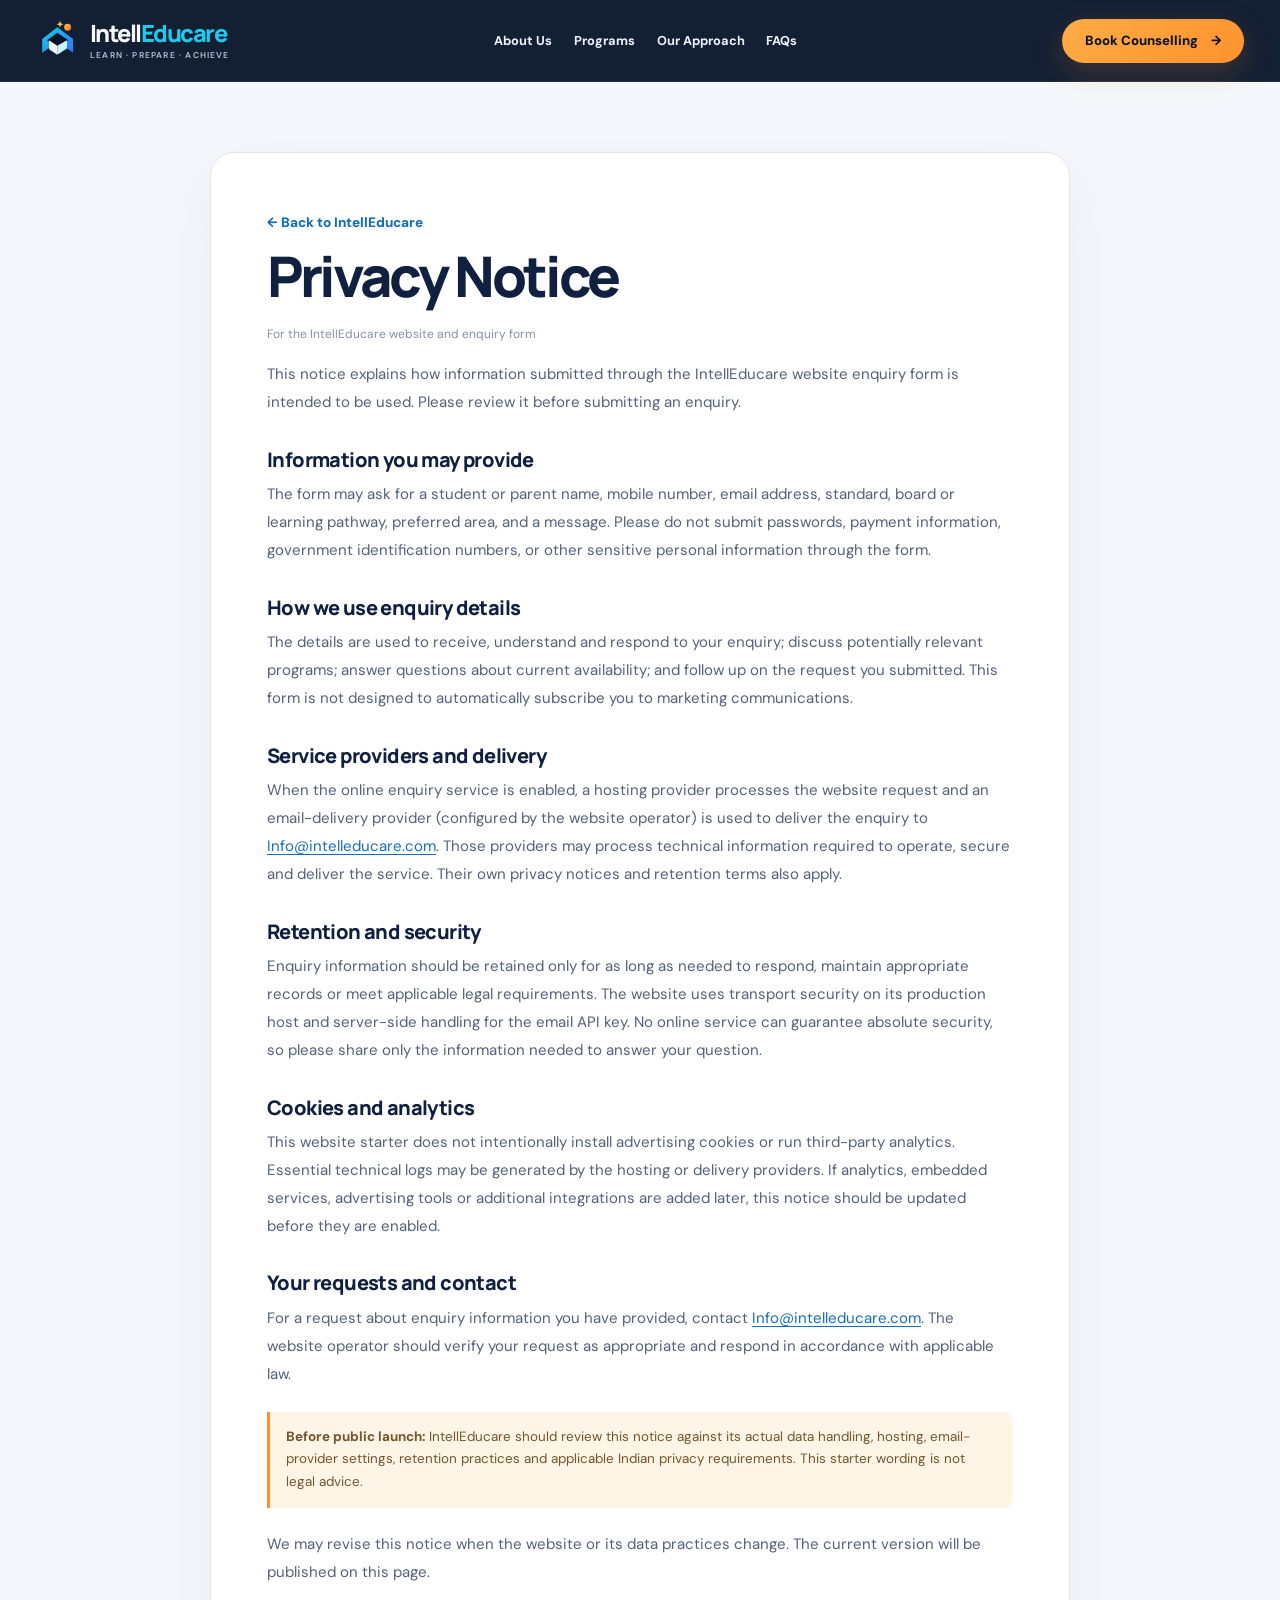
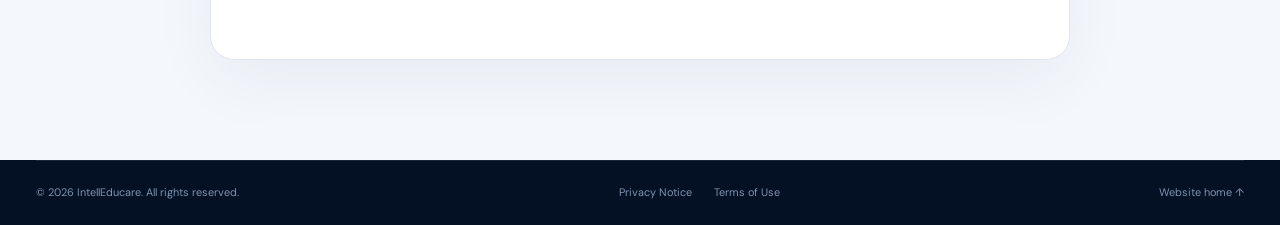
<file: privacy.html>
<!doctype html>
<html lang="en">
<head>
  <meta charset="utf-8"><meta name="viewport" content="width=device-width, initial-scale=1"><meta name="theme-color" content="#061329">
  <meta name="description" content="Privacy notice for IntellEducare website enquiries."><title>Privacy Notice | IntellEducare</title>
  <link rel="icon" href="assets/favicon.svg" type="image/svg+xml"><link rel="preconnect" href="https://fonts.googleapis.com"><link rel="preconnect" href="https://fonts.gstatic.com" crossorigin><link href="https://fonts.googleapis.com/css2?family=DM+Sans:wght@400;500;600;700&family=Manrope:wght@400;500;600;700;800&display=swap" rel="stylesheet"><link rel="stylesheet" href="assets/site.css"><script src="assets/site.js" defer></script>
</head>
<body>
  <a class="skip-link" href="#main">Skip to content</a>
  <header class="site-header"><div class="container nav-wrap">
    <a class="brand" href="index.html#home" aria-label="IntellEducare homepage"><img src="assets/brand-mark.svg" width="46" height="46" alt="" aria-hidden="true"><span class="brand-copy"><strong>Intell<span>Educare</span></strong><small>LEARN · PREPARE · ACHIEVE</small></span></a>
    <button class="menu-toggle" id="menuToggle" type="button" aria-controls="primaryNav" aria-expanded="false" aria-label="Open navigation menu"><span></span><span></span><span></span></button>
    <nav class="nav-links" id="primaryNav" aria-label="Main navigation"><a class="nav-link" href="index.html#about">About Us</a><a class="nav-link" href="index.html#programs">Programs</a><a class="nav-link" href="index.html#approach">Our Approach</a><a class="nav-link" href="index.html#faq">FAQs</a><a class="nav-mobile-cta" href="index.html#admissions">Book Counselling <span aria-hidden="true">↗</span></a></nav>
    <a class="button button-orange header-cta" href="index.html#admissions">Book Counselling <span aria-hidden="true">→</span></a>
  </div></header>
  <main id="main" class="legal-main"><div class="container"><article class="legal-shell">
    <a class="legal-back" href="index.html">← Back to IntellEducare</a><h1>Privacy Notice</h1><p class="legal-updated">For the IntellEducare website and enquiry form</p>
    <p>This notice explains how information submitted through the IntellEducare website enquiry form is intended to be used. Please review it before submitting an enquiry.</p>
    <h2>Information you may provide</h2><p>The form may ask for a student or parent name, mobile number, email address, standard, board or learning pathway, preferred area, and a message. Please do not submit passwords, payment information, government identification numbers, or other sensitive personal information through the form.</p>
    <h2>How we use enquiry details</h2><p>The details are used to receive, understand and respond to your enquiry; discuss potentially relevant programs; answer questions about current availability; and follow up on the request you submitted. This form is not designed to automatically subscribe you to marketing communications.</p>
    <h2>Service providers and delivery</h2><p>When the online enquiry service is enabled, a hosting provider processes the website request and an email-delivery provider (configured by the website operator) is used to deliver the enquiry to <a href="mailto:Info@intelleducare.com">Info@intelleducare.com</a>. Those providers may process technical information required to operate, secure and deliver the service. Their own privacy notices and retention terms also apply.</p>
    <h2>Retention and security</h2><p>Enquiry information should be retained only for as long as needed to respond, maintain appropriate records or meet applicable legal requirements. The website uses transport security on its production host and server-side handling for the email API key. No online service can guarantee absolute security, so please share only the information needed to answer your question.</p>
    <h2>Cookies and analytics</h2><p>This website starter does not intentionally install advertising cookies or run third-party analytics. Essential technical logs may be generated by the hosting or delivery providers. If analytics, embedded services, advertising tools or additional integrations are added later, this notice should be updated before they are enabled.</p>
    <h2>Your requests and contact</h2><p>For a request about enquiry information you have provided, contact <a href="mailto:Info@intelleducare.com">Info@intelleducare.com</a>. The website operator should verify your request as appropriate and respond in accordance with applicable law.</p>
    <div class="legal-note"><strong>Before public launch:</strong> IntellEducare should review this notice against its actual data handling, hosting, email-provider settings, retention practices and applicable Indian privacy requirements. This starter wording is not legal advice.</div>
    <p>We may revise this notice when the website or its data practices change. The current version will be published on this page.</p>
  </article></div></main>
  <footer class="site-footer"><div class="container footer-bottom"><span>© <span id="year"></span> IntellEducare. All rights reserved.</span><div><a href="privacy.html" aria-current="page">Privacy Notice</a><a href="terms.html">Terms of Use</a></div><a href="index.html#home">Website home ↑</a></div></footer>
</body></html>
</file>
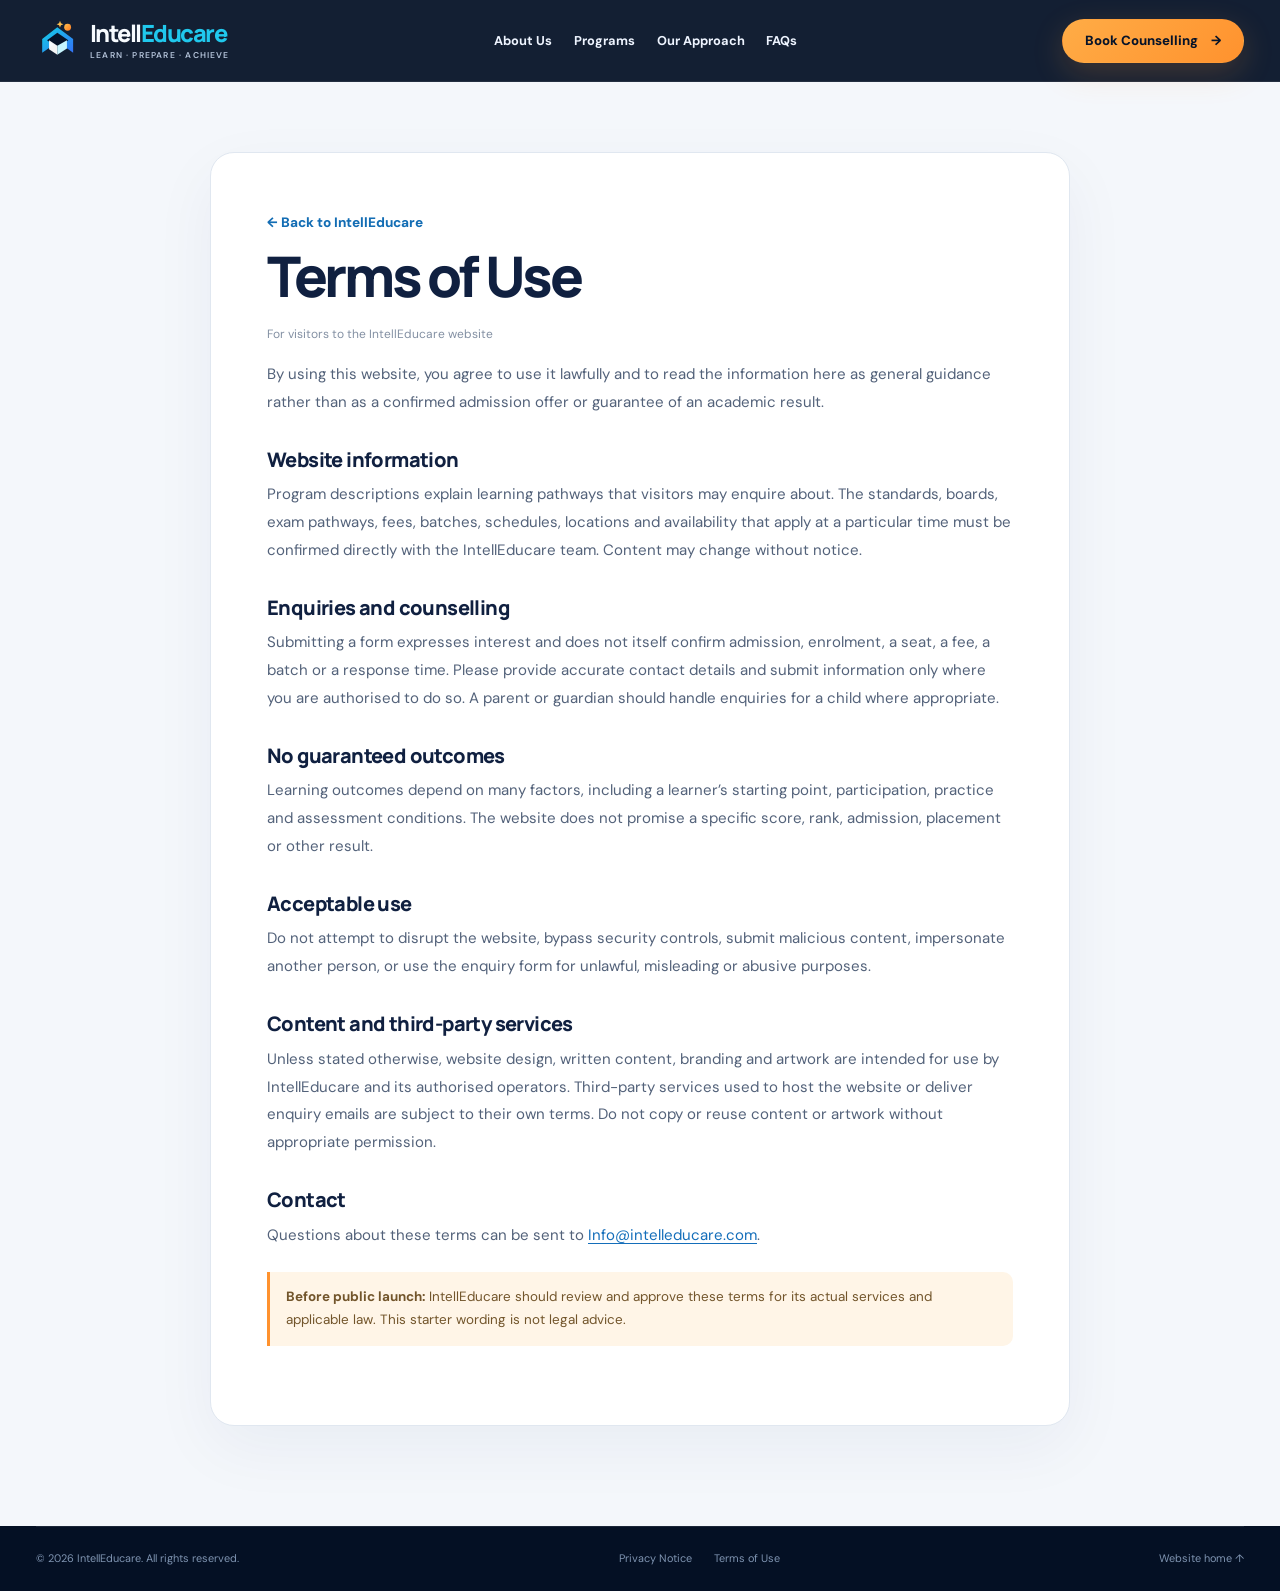
<file: terms.html>
<!doctype html>
<html lang="en">
<head>
  <meta charset="utf-8"><meta name="viewport" content="width=device-width, initial-scale=1"><meta name="theme-color" content="#061329">
  <meta name="description" content="Terms for using the IntellEducare website."><title>Terms of Use | IntellEducare</title>
  <link rel="icon" href="assets/favicon.svg" type="image/svg+xml"><link rel="preconnect" href="https://fonts.googleapis.com"><link rel="preconnect" href="https://fonts.gstatic.com" crossorigin><link href="https://fonts.googleapis.com/css2?family=DM+Sans:wght@400;500;600;700&family=Manrope:wght@400;500;600;700;800&display=swap" rel="stylesheet"><link rel="stylesheet" href="assets/site.css"><script src="assets/site.js" defer></script>
</head>
<body>
  <a class="skip-link" href="#main">Skip to content</a>
  <header class="site-header"><div class="container nav-wrap">
    <a class="brand" href="index.html#home" aria-label="IntellEducare homepage"><img src="assets/brand-mark.svg" width="46" height="46" alt="" aria-hidden="true"><span class="brand-copy"><strong>Intell<span>Educare</span></strong><small>LEARN · PREPARE · ACHIEVE</small></span></a>
    <button class="menu-toggle" id="menuToggle" type="button" aria-controls="primaryNav" aria-expanded="false" aria-label="Open navigation menu"><span></span><span></span><span></span></button>
    <nav class="nav-links" id="primaryNav" aria-label="Main navigation"><a class="nav-link" href="index.html#about">About Us</a><a class="nav-link" href="index.html#programs">Programs</a><a class="nav-link" href="index.html#approach">Our Approach</a><a class="nav-link" href="index.html#faq">FAQs</a><a class="nav-mobile-cta" href="index.html#admissions">Book Counselling <span aria-hidden="true">↗</span></a></nav>
    <a class="button button-orange header-cta" href="index.html#admissions">Book Counselling <span aria-hidden="true">→</span></a>
  </div></header>
  <main id="main" class="legal-main"><div class="container"><article class="legal-shell">
    <a class="legal-back" href="index.html">← Back to IntellEducare</a><h1>Terms of Use</h1><p class="legal-updated">For visitors to the IntellEducare website</p>
    <p>By using this website, you agree to use it lawfully and to read the information here as general guidance rather than as a confirmed admission offer or guarantee of an academic result.</p>
    <h2>Website information</h2><p>Program descriptions explain learning pathways that visitors may enquire about. The standards, boards, exam pathways, fees, batches, schedules, locations and availability that apply at a particular time must be confirmed directly with the IntellEducare team. Content may change without notice.</p>
    <h2>Enquiries and counselling</h2><p>Submitting a form expresses interest and does not itself confirm admission, enrolment, a seat, a fee, a batch or a response time. Please provide accurate contact details and submit information only where you are authorised to do so. A parent or guardian should handle enquiries for a child where appropriate.</p>
    <h2>No guaranteed outcomes</h2><p>Learning outcomes depend on many factors, including a learner’s starting point, participation, practice and assessment conditions. The website does not promise a specific score, rank, admission, placement or other result.</p>
    <h2>Acceptable use</h2><p>Do not attempt to disrupt the website, bypass security controls, submit malicious content, impersonate another person, or use the enquiry form for unlawful, misleading or abusive purposes.</p>
    <h2>Content and third-party services</h2><p>Unless stated otherwise, website design, written content, branding and artwork are intended for use by IntellEducare and its authorised operators. Third-party services used to host the website or deliver enquiry emails are subject to their own terms. Do not copy or reuse content or artwork without appropriate permission.</p>
    <h2>Contact</h2><p>Questions about these terms can be sent to <a href="mailto:Info@intelleducare.com">Info@intelleducare.com</a>.</p>
    <div class="legal-note"><strong>Before public launch:</strong> IntellEducare should review and approve these terms for its actual services and applicable law. This starter wording is not legal advice.</div>
  </article></div></main>
  <footer class="site-footer"><div class="container footer-bottom"><span>© <span id="year"></span> IntellEducare. All rights reserved.</span><div><a href="privacy.html">Privacy Notice</a><a href="terms.html" aria-current="page">Terms of Use</a></div><a href="index.html#home">Website home ↑</a></div></footer>
</body></html>
</file>
<file: assets/site.css>
:root{color-scheme:light;--navy:#061329;--navy-2:#0a1b36;--navy-3:#10284d;--blue:#20bde6;--blue-deep:#2365df;--orange:#ff922e;--orange-bright:#ffac46;--ink:#102040;--muted:#5f6e89;--paper:#f3f7fc;--white:#fff;--line:#e0e8f3;--shadow:0 22px 60px rgba(7,26,58,.14);--radius:23px;--font-body:"DM Sans",ui-sans-serif,system-ui,-apple-system,BlinkMacSystemFont,"Segoe UI",sans-serif;--font-display:Manrope,"DM Sans",ui-sans-serif,system-ui,sans-serif}
*{box-sizing:border-box}html{scroll-behavior:smooth;scroll-padding-top:86px;max-width:100%;overflow-x:clip}body{margin:0;max-width:100%;overflow-x:clip;font-family:var(--font-body);font-size:16px;line-height:1.65;color:var(--ink);background:#fff;-webkit-font-smoothing:antialiased;text-rendering:optimizeLegibility}body,button,input,select,textarea{font-family:var(--font-body)}img{max-width:100%;display:block}a{color:inherit;text-decoration:none}button,input,select,textarea{font:inherit}button,a{-webkit-tap-highlight-color:transparent}button{color:inherit}p{margin:0 0 16px;color:var(--muted)}h1,h2,h3,h4{font-family:var(--font-display);line-height:1.13;letter-spacing:-.045em;margin:0}h1{font-size:clamp(3.55rem,6.8vw,6.5rem);font-weight:800}h2{font-size:clamp(2.1rem,4.2vw,3.7rem);font-weight:800}h3{font-size:1.16rem;font-weight:800}::selection{background:#ffac4660;color:inherit}.container{width:min(1390px,calc(100% - 72px));margin-inline:auto}.skip-link{position:fixed;left:14px;top:10px;z-index:1000;padding:10px 14px;border-radius:10px;background:#fff;color:var(--navy);transform:translateY(-150%)}.skip-link:focus{transform:translateY(0)}.eyebrow{display:inline-flex;align-items:center;gap:10px;margin-bottom:19px;font-size:.72rem;font-weight:800;letter-spacing:.16em;color:var(--blue-deep)}.eyebrow-dark{color:#afe9ff}.eyebrow-dot{display:inline-block;width:22px;height:3px;border-radius:4px;background:var(--orange)}.text-orange{color:var(--orange)}.text-blue{color:var(--blue-deep)}.section{padding:108px 0}.section-heading{max-width:760px;margin-bottom:45px}.section-heading p{max-width:650px;font-size:1.03rem;margin:16px auto 0}.section-heading-center{text-align:center;margin-inline:auto}.section-heading-center .eyebrow{justify-content:center}.button{display:inline-flex;align-items:center;justify-content:center;gap:13px;min-height:46px;padding:12px 20px;border:1px solid transparent;border-radius:999px;font-weight:800;font-size:.9rem;line-height:1.2;white-space:normal;cursor:pointer;transition:transform .25s ease,box-shadow .25s ease,background .25s ease,border-color .25s ease}.button:hover{transform:translateY(-2px)}.button:focus-visible,a:focus-visible,button:focus-visible,input:focus-visible,select:focus-visible,textarea:focus-visible{outline:3px solid #40c9f5;outline-offset:3px}.button-orange{background:linear-gradient(135deg,var(--orange-bright),var(--orange));color:#061329;box-shadow:0 10px 32px #ff932e30}.button-orange:hover{box-shadow:0 14px 38px #ff932e4a;background:linear-gradient(135deg,#ffbf67,#ff9c36)}.button-large{min-height:54px;padding:15px 25px;font-size:.94rem}.button-glass{color:#fff;border-color:#b7dfff5e;background:#ffffff0c;backdrop-filter:blur(14px)}.button-glass:hover{background:#ffffff18;border-color:#b7dfffaa}.button-navy{background:var(--navy);color:#fff}.button-navy:hover{background:#102850}.text-link{display:inline-flex;align-items:center;gap:10px;font-size:.88rem;font-weight:800;color:#1477ce;transition:gap .2s ease}.text-link:hover{gap:15px}.reveal{opacity:0;transform:translateY(22px);transition:opacity .7s ease,transform .7s cubic-bezier(.2,.7,.2,1)}.reveal.visible{opacity:1;transform:translateY(0)}
/* Header and navigation */
.site-header{position:sticky;z-index:100;top:0;background:rgba(5,18,39,.94);border-bottom:1px solid #ffffff12;backdrop-filter:blur(22px);-webkit-backdrop-filter:blur(22px);color:#fff}.nav-wrap{min-height:78px;display:flex;align-items:center;justify-content:space-between;gap:26px}.brand{display:flex;align-items:center;gap:10px;flex-shrink:0}.brand img{width:44px;height:44px}.brand-copy{display:flex;flex-direction:column;line-height:1.05}.brand-copy strong{font-family:var(--font-display);font-size:1.48rem;font-weight:800;letter-spacing:-.065em;color:#f7fbff}.brand-copy strong span{color:#20c8ed}.brand-copy small{font-size:.53rem;letter-spacing:.14em;color:#b3c2d9;margin-top:6px;font-weight:600}.nav-links{display:flex;align-items:center;gap:clamp(14px,1.7vw,27px);font-size:.8rem;font-weight:700;color:#eef4ff}.nav-link{position:relative;padding:30px 0;white-space:nowrap;transition:color .2s ease}.nav-link:after{content:"";position:absolute;left:0;right:0;bottom:20px;height:2px;background:var(--orange);transform:scaleX(0);transform-origin:left;transition:transform .2s ease}.nav-link:hover,.nav-link.active{color:#ffb24d}.nav-link:hover:after,.nav-link.active:after{transform:scaleX(1)}.header-cta{padding-inline:22px;min-height:44px;font-size:.83rem;white-space:nowrap}.menu-toggle{display:none;width:44px;height:44px;place-items:center;align-content:center;gap:5px;border:1px solid #ffffff25;border-radius:12px;background:#ffffff0c;color:#fff;cursor:pointer}.menu-toggle span{display:block;width:20px;height:2px;border-radius:3px;background:#fff;transition:transform .2s ease,opacity .2s ease}.menu-toggle[aria-expanded=true] span:first-child{transform:translateY(7px) rotate(45deg)}.menu-toggle[aria-expanded=true] span:nth-child(2){opacity:0}.menu-toggle[aria-expanded=true] span:last-child{transform:translateY(-7px) rotate(-45deg)}.nav-mobile-cta{display:none}
/* Cinematic student hero */
.hero{isolation:isolate;position:relative;min-height:700px;display:flex;align-items:stretch;overflow:hidden;background:radial-gradient(ellipse at 77% 34%,#073e79 0,#08274e 25%,transparent 57%),linear-gradient(110deg,#041127 0%,#06162e 52%,#06182f 100%);color:#fff;padding:47px 0 94px}.hero:before{content:"";position:absolute;inset:0;z-index:-1;background:linear-gradient(180deg,#06132900 73%,#061329 100%);pointer-events:none}.hero:after{content:"";position:absolute;z-index:-1;inset:0;background-image:radial-gradient(circle at 8% 18%,#e7f7ff8a 0 1px,transparent 1.7px),radial-gradient(circle at 22% 66%,#40c7ff65 0 1px,transparent 1.8px),radial-gradient(circle at 40% 12%,#e7f7ff65 0 1px,transparent 1.6px),radial-gradient(circle at 54% 70%,#ffb24e77 0 1px,transparent 1.7px),radial-gradient(circle at 92% 32%,#e7f7ff8a 0 1px,transparent 1.8px);background-size:240px 190px,330px 280px,270px 210px,350px 310px,210px 230px;opacity:.65}.hero-stars{position:absolute;inset:0;z-index:-1;background:linear-gradient(105deg,#051127 0%,#05152d 31%,#05152d80 50%,#06132900 85%)}.hero-halo{position:absolute;border:1px solid #51baff24;border-radius:50%;pointer-events:none}.hero-halo-one{width:660px;height:660px;right:-105px;top:-300px;box-shadow:0 0 0 48px #41aaff07,0 0 0 100px #41aaff05}.hero-halo-two{width:450px;height:450px;right:13%;top:95px;border-style:dashed;opacity:.6;animation:spin-orbit 50s linear infinite}.hero-content-wrap{position:relative;z-index:5;display:flex;align-items:center}.hero-copy{width:min(520px,44%);padding:28px 0 42px;position:relative;z-index:7}.hero-copy .eyebrow{margin-bottom:23px}.hero h1{max-width:570px;font-size:clamp(3.8rem,7vw,6.7rem);letter-spacing:-.075em;line-height:.98}.title-period{color:var(--blue)}.hero-lead{max-width:440px;margin:26px 0 8px;color:#eff6ff;font-size:clamp(1.1rem,1.6vw,1.35rem);line-height:1.45;font-weight:600}.hero-support{max-width:435px;margin:0;color:#b7c9e6;font-size:.97rem}.hero-actions{display:flex;align-items:center;gap:13px;flex-wrap:wrap;margin-top:27px}.play-icon{display:grid;place-items:center;width:21px;height:21px;border:1px solid #ffffff88;border-radius:50%;font-size:.55rem;padding-left:2px}.hero-proof{display:flex;align-items:center;gap:13px;margin-top:31px;color:#fff}.proof-icons{display:flex;gap:6px}.proof-icons span{width:31px;height:31px;border-radius:50%;display:grid;place-items:center;border:1px solid #80cfff56;background:#ffffff0d;color:#64d7ff;font-size:1rem}.hero-proof strong,.hero-proof small{display:block}.hero-proof strong{font-size:.85rem}.hero-proof small{color:#9eb4d5;font-size:.72rem;margin-top:2px}.hero-art{position:absolute;z-index:2;width:min(75%,1110px);height:calc(100% - 12px);min-height:575px;right:-3%;top:0;perspective:1300px;transform-style:preserve-3d;transition:transform .18s ease-out;pointer-events:none}.hero-art:before{content:"";position:absolute;z-index:2;inset:0;background:linear-gradient(90deg,#061329 0%,#061329d6 7%,#06132917 25%,transparent 56%),linear-gradient(0deg,#061329f2 0%,transparent 23%,transparent 83%,#06132924 100%);pointer-events:none}.hero-students{position:absolute;inset:9px 0 12px;width:100%;height:100%;object-fit:contain;object-position:center right;filter:saturate(1.08) contrast(1.03);transform:translateZ(16px);-webkit-mask-image:linear-gradient(90deg,transparent 0%,#000 10%,#000 100%);mask-image:linear-gradient(90deg,transparent 0%,#000 10%,#000 100%)}.hero-art-glow{position:absolute;z-index:0;width:54%;height:57%;right:9%;top:24%;border-radius:50%;background:#0e91ff26;filter:blur(54px)}.hero-orbit{position:absolute;z-index:3;border:1px solid #4ad2ff70;border-radius:50%;box-shadow:0 0 16px #169bff1c,inset 0 0 16px #169bff13;pointer-events:none}.hero-orbit-a{width:66%;height:36%;right:9%;top:41%;transform:rotate(-14deg);animation:orbit-breathe 7s ease-in-out infinite}.hero-orbit-b{width:55%;height:52%;right:12%;top:28%;transform:rotate(22deg);border-color:#ffab4c65;animation:orbit-breathe 9s ease-in-out infinite reverse}.holo-card{position:absolute;z-index:5;display:flex;align-items:center;gap:10px;padding:12px 14px;border:1px solid #78cfff7a;border-radius:14px;background:linear-gradient(135deg,#0b3162c9,#0b1938c9);box-shadow:0 8px 34px #0013279a,inset 0 1px #ffffff20;backdrop-filter:blur(12px);animation:float-y 5.5s ease-in-out infinite}.holo-card strong,.holo-card small{display:block}.holo-card strong{font-size:.77rem;color:#fff;white-space:nowrap}.holo-card small{font-size:.62rem;color:#b7d7f8;white-space:nowrap;margin-top:2px}.holo-icon{display:grid;place-items:center;flex:0 0 34px;height:34px;border-radius:10px;background:#30bde824;color:#5ce6ff;font-size:1.25rem}.holo-card-left{top:19%;left:13%}.holo-card-right{right:3%;top:55%;animation-delay:-2.3s}.scroll-cue{position:absolute;z-index:8;right:max(36px,calc((100vw - 1390px)/2));bottom:32px;display:flex;align-items:center;gap:10px;color:#adc8e9;font-size:.63rem;letter-spacing:.12em;font-weight:800}.scroll-cue-icon{display:grid;place-items:center;width:34px;height:34px;border:1px solid #9ec8f577;border-radius:50%;font-size:1rem;color:#fff;animation:bob 2.2s ease-in-out infinite}
/* Program cards on dark stage */
.program-showcase{position:relative;z-index:4;margin-top:-25px;padding:0 0 51px;background:linear-gradient(180deg,#061329 0%,#07172e 100%);color:#fff}.program-heading{display:flex;align-items:end;justify-content:space-between;gap:30px;margin-bottom:23px}.program-heading h2{max-width:720px;font-size:clamp(1.8rem,3.4vw,2.8rem)}.program-heading>p{max-width:380px;color:#b4c6e0;font-size:.91rem;margin:0 0 6px}.program-heading .eyebrow{margin-bottom:11px}.program-grid{display:grid;grid-template-columns:repeat(4,minmax(0,1fr));gap:15px}.program-card{display:flex;flex-direction:column;min-width:0;overflow:hidden;border:1px solid #3f74aa76;border-radius:19px;background:linear-gradient(145deg,#0b2547,#06162d);box-shadow:0 14px 38px #0002;transition:transform .28s ease,border-color .28s ease,box-shadow .28s ease}.program-card:hover{transform:translateY(-7px);border-color:#52c8ffb3;box-shadow:0 20px 50px #0005}.program-image{position:relative;height:135px;overflow:hidden;background:#0a2b54}.program-image:after{content:"";position:absolute;inset:0;background:linear-gradient(0deg,#061329a6,transparent 70%)}.program-image img{width:100%;height:100%;object-fit:cover;filter:saturate(1.15);transition:transform .5s ease}.program-card:hover .program-image img{transform:scale(1.08)}.program-image .crop-school{object-position:22% 58%;transform:scale(1.35)}.program-image .crop-foundation{object-position:43% 32%;transform:scale(1.22)}.program-image .crop-exams{object-position:70% 53%;transform:scale(1.35)}.program-image .crop-digital{object-position:42% 15%;transform:scale(1.25)}.program-card:hover .crop-school,.program-card:hover .crop-foundation,.program-card:hover .crop-exams,.program-card:hover .crop-digital{transform:scale(1.45)}.program-icon{position:absolute;z-index:2;right:14px;bottom:12px;display:grid;place-items:center;width:42px;height:42px;border:1px solid #ffffff54;border-radius:13px;background:#061329bd;color:#ffb14c;font-size:1.55rem;box-shadow:0 5px 22px #0003}.program-card-body{display:flex;flex:1;flex-direction:column;padding:17px 18px 18px}.program-kicker{color:#61dafa;font-size:.61rem;letter-spacing:.15em;font-weight:800}.program-card h3{margin:8px 0 8px;color:#fff;font-size:1.08rem;letter-spacing:-.025em}.program-card p{min-height:65px;margin-bottom:13px;color:#b8cbe4;font-size:.79rem;line-height:1.58}.program-tags{display:flex;flex-wrap:wrap;gap:5px;margin-bottom:15px}.program-tags span{padding:4px 7px;border:1px solid #8db7de37;border-radius:6px;background:#9fcfff0d;color:#d1e4f9;font-size:.62rem;font-weight:700}.program-card .text-link{margin-top:auto;color:#ffac46;font-size:.76rem}.program-disclaimer{font-size:.69rem;color:#90a6c3;margin:17px 0 0}
.value-strip{position:relative;z-index:5;background:#0a1e39;color:#fff;border-top:1px solid #ffffff12;border-bottom:1px solid #ffffff12}.value-grid{display:grid;grid-template-columns:repeat(5,minmax(0,1fr));padding:22px 0}.value-item{display:flex;align-items:center;gap:12px;padding:8px 17px;border-right:1px solid #8fa8cb23;min-width:0}.value-item:first-child{padding-left:0}.value-item:last-child{border:0;padding-right:0}.value-icon{display:grid;place-items:center;flex:0 0 41px;height:41px;border-radius:13px;color:#ffad47;background:linear-gradient(135deg,#ff9c3226,#ff9c320a);font-size:1.32rem}.value-item strong,.value-item small{display:block}.value-item strong{font-family:var(--font-display);font-size:.79rem;line-height:1.25}.value-item small{margin-top:5px;color:#9ab0ce;font-size:.65rem;line-height:1.4}
/* About */
.about-section{background:linear-gradient(180deg,#f4f8fe,#fff);overflow:hidden}.about-grid{display:grid;grid-template-columns:minmax(0,1fr) minmax(0,1fr);align-items:center;gap:clamp(50px,8vw,120px)}.learning-visual{position:relative;isolation:isolate;min-height:460px;border-radius:30px;overflow:hidden;background:radial-gradient(circle at 50% 45%,#15519b 0%,#0b2b57 36%,#06182f 74%);box-shadow:0 30px 75px #05214d24}.learning-visual:before,.learning-visual:after{content:"";position:absolute;z-index:-1;border:1px solid #58caff35;border-radius:50%;inset:9% 12%;transform:rotate(-21deg)}.learning-visual:after{inset:18% 4%;border-color:#ffb65c32;transform:rotate(31deg)}.learning-visual-grid,.location-grid{position:absolute;inset:0;opacity:.3;background-image:linear-gradient(#c8eaff1c 1px,transparent 1px),linear-gradient(90deg,#c8eaff1c 1px,transparent 1px);background-size:35px 35px;mask-image:radial-gradient(ellipse at center,#000,transparent 78%)}.learning-planet{position:absolute;width:245px;height:245px;left:50%;top:48%;transform:translate(-50%,-50%);display:grid;place-items:center;border-radius:50%;background:radial-gradient(circle at 35% 30%,#96f7ff,#1a83d9 32%,#0b2453 69%,#061329);box-shadow:inset -20px -25px 45px #00102d9c,0 0 45px #39b8ff6a,0 0 0 15px #2cb4ff08}.learning-planet:before{content:"";position:absolute;inset:16%;border:1px solid #9ce9ff95;border-radius:50%;transform:rotateX(65deg) rotate(24deg)}.learning-planet:after{content:"";position:absolute;inset:23% 8%;border:1px solid #ffbe6d9e;border-radius:50%;transform:rotateY(63deg) rotate(-18deg)}.planet-core{z-index:3;display:grid;place-items:center;width:100px;height:100px;border:1px solid #ccf7ffbd;border-radius:28px;background:linear-gradient(145deg,#ffffffc7,#a8e8ff23);box-shadow:0 0 33px #69dcff72;backdrop-filter:blur(4px);font-family:var(--font-display);font-weight:800;font-size:2rem;color:#fff;text-shadow:0 2px 15px #0a64bd}.planet-ring{position:absolute;width:320px;height:135px;border:2px solid #4fe0ff78;border-radius:50%;transform:rotate(-27deg);box-shadow:0 0 14px #43caff45;animation:spin-orbit 22s linear infinite}.ring-two{width:370px;height:180px;border-color:#ffb25b7a;transform:rotate(32deg);animation-duration:30s;animation-direction:reverse}.planet-dot{position:absolute;width:12px;height:12px;border-radius:50%;background:#fca948;box-shadow:0 0 19px #ffb64f}.dot-one{right:-35px;top:45px}.dot-two{left:6px;bottom:12px;background:#74e9ff;box-shadow:0 0 17px #4dd9ff}.visual-label{position:absolute;z-index:3;display:flex;align-items:center;gap:10px;padding:12px 14px;border:1px solid #8bd7ff6e;border-radius:14px;background:#061e3bd9;color:#fff;box-shadow:0 10px 30px #00102d77;backdrop-filter:blur(10px)}.visual-label>span{display:grid;place-items:center;width:32px;height:32px;border-radius:10px;color:#6ee7ff;background:#1c88d42e;font-size:1.3rem}.visual-label strong,.visual-label small{display:block}.visual-label strong{font-size:.78rem}.visual-label small{font-size:.64rem;color:#9dc5e8}.label-one{top:16%;left:6%}.label-two{right:5%;bottom:17%}.visual-caption{position:absolute;bottom:25px;left:28px;color:#8fb8df;font-size:.61rem;font-weight:800;letter-spacing:.18em}.about-copy h2{margin-bottom:19px}.about-copy>p{font-size:1.02rem;line-height:1.8}.about-points{display:grid;gap:17px;margin:27px 0 31px}.about-point{display:flex;gap:13px;align-items:flex-start}.point-check{display:grid;place-items:center;flex:0 0 26px;height:26px;margin-top:1px;border-radius:9px;background:#e1f6f7;color:#078c9f;font-weight:900}.about-point strong{display:block;font-family:var(--font-display);font-size:.94rem}.about-point p{margin:5px 0 0;font-size:.82rem}
/* Journey timeline */
.approach-section{background:#f0f5fb}.journey-track{position:relative;display:grid;grid-template-columns:repeat(4,minmax(0,1fr));gap:18px}.journey-track:before{content:"";position:absolute;top:61px;left:12%;right:12%;height:2px;background:linear-gradient(90deg,#25bde7,#ffac47,#8558f6,#14b9aa);opacity:.45}.journey-card{position:relative;min-width:0;padding:25px 24px 27px;border:1px solid #dee8f4;border-radius:21px;background:#fff;box-shadow:0 9px 30px #173a6a08;transition:transform .25s ease,box-shadow .25s ease}.journey-card:hover{transform:translateY(-5px);box-shadow:var(--shadow)}.journey-number{position:absolute;right:19px;top:15px;color:#c5d2e5;font-family:var(--font-display);font-size:1.4rem;font-weight:800}.journey-symbol{position:relative;z-index:2;display:grid;place-items:center;width:70px;height:70px;border-radius:22px;border:6px solid #fff;box-shadow:0 0 0 1px #e4edf6,0 10px 20px #0a27400c;font-size:1.8rem}.symbol-blue{color:#147ecf;background:#dff5ff}.symbol-orange{color:#c87714;background:#fff0d9}.symbol-purple{color:#7450d9;background:#efe7ff}.symbol-teal{color:#008f85;background:#dff8f4}.journey-label{display:block;margin:20px 0 8px;font-size:.62rem;font-weight:900;letter-spacing:.15em;color:#3170b5}.journey-card h3{font-size:1.07rem;margin-bottom:10px}.journey-card p{margin:0;font-size:.82rem;line-height:1.7}
/* Student success */
.success-section{position:relative;overflow:hidden;padding:94px 0;background:linear-gradient(118deg,#061329,#0b2343 58%,#0b2c50);color:#fff}.success-section:before{content:"";position:absolute;right:-190px;top:-280px;width:650px;height:650px;border:1px solid #4abfff27;border-radius:50%;box-shadow:0 0 0 55px #51bfff08,0 0 0 110px #51bfff05}.success-grid{position:relative;display:grid;grid-template-columns:minmax(0,.85fr) minmax(0,1fr);gap:clamp(50px,8vw,120px);align-items:center}.success-copy h2{max-width:510px;margin-bottom:21px}.success-copy>p{max-width:480px;color:#b8c9e0;line-height:1.8}.success-copy .button{margin-top:14px}.milestone-panel{padding:26px 29px;border:1px solid #7db9ef44;border-radius:25px;background:linear-gradient(145deg,#ffffff0c,#ffffff04);box-shadow:0 20px 65px #0002;backdrop-filter:blur(10px)}.milestone-heading{display:flex;align-items:center;gap:14px;padding-bottom:19px;border-bottom:1px solid #ffffff14}.milestone-orb{display:grid;place-items:center;flex:0 0 48px;height:48px;border-radius:15px;background:linear-gradient(145deg,#ffb94e,#fa8227);color:#081932;font-size:1.6rem;box-shadow:0 8px 28px #ff9b3025}.milestone-heading strong,.milestone-heading small{display:block}.milestone-heading strong{font-family:var(--font-display);font-size:1.05rem}.milestone-heading small{color:#9db5d1;font-size:.75rem;margin-top:3px}.milestone-list>div{display:flex;align-items:center;gap:14px;padding:15px 0;border-bottom:1px solid #ffffff12}.milestone-list>div:last-child{border-bottom:0;padding-bottom:0}.milestone-list>div>span{display:grid;place-items:center;flex:0 0 35px;height:35px;border-radius:11px;background:#229fd21b;color:#62dfff;font-family:var(--font-display);font-size:.73rem;font-weight:800}.milestone-list p{flex:1;margin:0}.milestone-list strong,.milestone-list small{display:block}.milestone-list strong{color:#f4f8ff;font-size:.83rem}.milestone-list small{margin-top:3px;color:#9eb5d4;font-size:.72rem}.milestone-list b{color:#ffb050;font-size:1.1rem}
/* Community cards */
.community-section{background:#fff}.community-grid{display:grid;grid-template-columns:repeat(3,minmax(0,1fr));gap:20px}.community-card{padding:30px 28px;border:1px solid var(--line);border-radius:22px;background:#fff;box-shadow:0 10px 35px #173a6a08;transition:transform .25s ease,box-shadow .25s ease}.community-card:hover{transform:translateY(-5px);box-shadow:var(--shadow)}.community-icon{display:grid;place-items:center;width:53px;height:53px;margin-bottom:22px;border-radius:17px;font-size:1.45rem}.community-icon-blue{background:#e0f5ff;color:#168bc6}.community-icon-orange{background:#fff0dd;color:#c36a13}.community-icon-purple{background:#f0e8ff;color:#7a53ce}.community-card h3{margin-bottom:11px}.community-card p{font-size:.9rem;line-height:1.7;margin:0}
/* Centres */
.centres-section{position:relative;isolation:isolate;overflow:hidden;padding:92px 0;background:linear-gradient(110deg,#07142b,#0b2446);color:#fff}.centres-section:before{content:"";position:absolute;z-index:-1;inset:0;background:radial-gradient(ellipse at 79% 48%,#07559b7d,transparent 42%)}.centres-grid{display:grid;grid-template-columns:minmax(0,.85fr) minmax(0,1fr);gap:50px;align-items:center}.centres-copy h2{margin-bottom:18px}.centres-copy>p{max-width:490px;color:#b9cbe5;line-height:1.8}.centres-copy .button{margin-top:12px}.location-visual{position:relative;min-height:355px;overflow:hidden;border:1px solid #4ba9e445;border-radius:27px;background:linear-gradient(135deg,#0b2a52,#07162d);box-shadow:0 20px 60px #0003}.location-visual:before{content:"";position:absolute;width:360px;height:360px;top:50%;left:50%;transform:translate(-50%,-50%);border:1px solid #45bde858;border-radius:50%;box-shadow:0 0 0 28px #44b4e60b,0 0 0 59px #44b4e609}.location-ring{position:absolute;top:50%;left:50%;border:1px dashed #83dfff68;border-radius:50%;transform:translate(-50%,-50%) rotate(-18deg)}.ring-a{width:370px;height:155px}.ring-b{width:315px;height:250px;transform:translate(-50%,-50%) rotate(35deg);border-color:#ffbd6b69}.location-pin{position:absolute;top:50%;left:50%;width:98px;height:98px;transform:translate(-50%,-50%) rotate(45deg);display:grid;place-items:center;border-radius:29px 29px 29px 9px;border:1px solid #ffffff9b;background:linear-gradient(135deg,#24c8ef,#1765d2);box-shadow:0 0 38px #20bced52,0 13px 30px #00132980}.location-pin span{transform:rotate(-45deg);font-family:var(--font-display);font-size:1.7rem;font-weight:800;color:#fff}.location-tag{position:absolute;padding:8px 12px;border:1px solid #78cfff68;border-radius:10px;background:#0c2a4cd9;box-shadow:0 8px 25px #0003;color:#d7f2ff;font-size:.65rem;font-weight:800;letter-spacing:.08em}.location-tag-one{top:21%;left:12%}.location-tag-two{top:23%;right:10%}.location-tag-three{bottom:20%;right:20%;color:#ffc579;border-color:#f7b46565}
/* FAQ */
.faq-section{background:#f4f7fb}.faq-grid{display:grid;grid-template-columns:minmax(0,.75fr) minmax(0,1.25fr);gap:clamp(45px,8vw,120px);align-items:start}.faq-intro{position:sticky;top:120px}.faq-intro h2{margin-bottom:19px}.faq-intro>p{line-height:1.8}.faq-intro .text-link{margin-top:7px}.faq-list{border-top:1px solid #dfe6f0}.faq-item{border-bottom:1px solid #dfe6f0}.faq-item h3{margin:0}.faq-question{display:flex;align-items:center;justify-content:space-between;gap:20px;width:100%;padding:22px 0;border:0;background:transparent;text-align:left;font-family:var(--font-display);font-weight:800;font-size:.98rem;line-height:1.45;cursor:pointer}.faq-plus{display:grid;place-items:center;flex:0 0 31px;height:31px;border:1px solid #cfd9e7;border-radius:50%;color:#2f6cbb;font-size:1.25rem;transition:transform .22s ease,background .22s ease}.faq-question[aria-expanded=true] .faq-plus{transform:rotate(45deg);background:#e1f5ff;border-color:#a8ddf4}.faq-answer{padding:0 38px 20px 0}.faq-answer p{margin:0;font-size:.9rem;line-height:1.8}
/* Admissions form */
.admissions-section{position:relative;isolation:isolate;overflow:hidden;padding:100px 0;background:#eff5fc}.admissions-background-orb{position:absolute;z-index:-1;right:-200px;top:-300px;width:750px;height:750px;border-radius:50%;background:radial-gradient(circle,#d5ebff 0,transparent 66%)}.admissions-grid{display:grid;grid-template-columns:minmax(0,.82fr) minmax(0,1.18fr);gap:clamp(45px,8vw,120px);align-items:center}.admissions-copy h2{margin-bottom:19px}.admissions-copy>p{max-width:470px;line-height:1.8}.contact-card{display:flex;align-items:center;gap:15px;max-width:350px;padding:16px 18px;margin-top:29px;border:1px solid #dbe6f3;border-radius:17px;background:#ffffffbd;box-shadow:0 10px 30px #15345a0b}.contact-card-icon{display:grid;place-items:center;flex:0 0 45px;height:45px;border-radius:13px;background:#e1f7ff;color:#1676ba;font-size:1.25rem}.contact-card small,.contact-card a{display:block}.contact-card small{font-size:.61rem;letter-spacing:.13em;font-weight:800;color:#7f8ba0}.contact-card a{margin-top:3px;color:#0a4381;font-weight:800;font-size:.88rem;overflow-wrap:anywhere}.response-note{margin-top:14px;font-size:.77rem}.form-card{padding:31px 32px 26px;border:1px solid #dfe7f2;border-radius:26px;background:#fff;box-shadow:0 27px 70px #17375b18}.form-heading{display:flex;align-items:flex-start;justify-content:space-between;gap:16px;padding-bottom:20px;margin-bottom:21px;border-bottom:1px solid #edf1f6}.form-kicker{font-size:.62rem;letter-spacing:.16em;font-weight:900;color:#1a7fc2}.form-heading h3{margin-top:7px;font-size:1.42rem}.form-heading p{margin:7px 0 0;font-size:.78rem}.form-heading-icon{display:grid;place-items:center;flex:0 0 43px;height:43px;border-radius:14px;background:#fff0dd;color:#c56e17;font-size:1.35rem}.form-grid{display:grid;grid-template-columns:repeat(2,minmax(0,1fr));gap:15px}.field{display:flex;flex-direction:column;gap:7px;min-width:0}.field-full{grid-column:1/-1}.field label{font-size:.74rem;font-weight:800;color:#263854}.field input,.field select,.field textarea{display:block;width:100%;min-width:0;border:1px solid #d9e2ee;border-radius:11px;padding:12px 13px;background:#fbfcfe;color:#142440;font-size:.86rem;outline:none;transition:border-color .2s ease,box-shadow .2s ease}.field input,.field select{min-height:46px}.field textarea{min-height:95px;resize:vertical}.field input::placeholder,.field textarea::placeholder{color:#9aa8ba}.field input:focus,.field select:focus,.field textarea:focus{border-color:#219cda;box-shadow:0 0 0 3px #27b8e51b}.field input[aria-invalid=true],.field select[aria-invalid=true],.field textarea[aria-invalid=true]{border-color:#c83e49}.consent-line{display:flex;align-items:flex-start;gap:10px;margin:17px 0 19px;color:#617089;font-size:.72rem;line-height:1.6}.consent-line input{flex:0 0 16px;width:16px;height:16px;margin:2px 0 0;accent-color:#126aca}.consent-line a{color:#176cb0;text-decoration:underline;text-underline-offset:2px;font-weight:700}.submit-button{width:100%;min-height:49px;border:0}.submit-button[disabled]{opacity:.68;cursor:wait;transform:none}.form-status{display:none;margin:13px 0 0;padding:11px 13px;border-radius:10px;font-size:.82rem;line-height:1.55}.form-status.show{display:block}.form-status.success{color:#0b6947;background:#e8f8ef;border:1px solid #bbe8ce}.form-status.error{color:#96313c;background:#fff0f1;border:1px solid #f1c6ca}.form-privacy-note{margin:11px 0 0;color:#8a97aa;font-size:.65rem;line-height:1.55}.honeypot{position:absolute!important;left:-10000px!important;top:auto!important;width:1px!important;height:1px!important;overflow:hidden!important}
/* Footer */
.site-footer{background:#041024;color:#fff}.footer-main{display:grid;grid-template-columns:minmax(0,1.55fr) repeat(3,minmax(0,1fr));gap:55px;padding:57px 0 47px}.footer-brand{margin-bottom:19px}.footer-about>p{max-width:320px;color:#98abc6;font-size:.82rem;line-height:1.8}.footer-column{display:flex;flex-direction:column;align-items:flex-start;gap:11px}.footer-column h3{margin:5px 0 8px;font-size:.91rem;color:#fff;letter-spacing:-.02em}.footer-column>a{font-size:.78rem;color:#9eb1cd;transition:color .2s ease}.footer-column>a:hover,.footer-bottom a:hover{color:#ffb34d}.footer-contact>span{font-size:.66rem;color:#7289a8;text-transform:uppercase;letter-spacing:.1em;font-weight:800}.footer-contact .footer-email{color:#d0e6ff;font-weight:700;overflow-wrap:anywhere}.footer-bottom{display:flex;align-items:center;justify-content:space-between;gap:20px;min-height:65px;border-top:1px solid #ffffff17;color:#7f94b1;font-size:.68rem}.footer-bottom>div{display:flex;gap:22px}.footer-bottom a{transition:color .2s ease}.back-top{color:#bdd1e9!important}
@keyframes float-y{0%,100%{transform:translateY(0) translateZ(5px)}50%{transform:translateY(-9px) translateZ(5px)}}@keyframes orbit-breathe{0%,100%{opacity:.55;filter:brightness(.9)}50%{opacity:1;filter:brightness(1.35)}}@keyframes spin-orbit{to{transform:rotate(360deg)}}@keyframes bob{0%,100%{transform:translateY(0)}50%{transform:translateY(5px)}}
/* Laptop and tablet */
@media(max-width:1180px){.container{width:min(100% - 52px,1390px)}.nav-wrap{gap:16px}.brand-copy strong{font-size:1.35rem}.brand img{width:40px;height:40px}.nav-links{gap:13px;font-size:.74rem}.header-cta{padding-inline:16px;font-size:.76rem}.hero{min-height:640px}.hero-copy{width:48%}.hero-art{width:72%;right:-7%;min-height:540px}.hero h1{font-size:clamp(3.5rem,6.5vw,5.8rem)}.program-grid{gap:12px}.program-card-body{padding:16px 14px}.program-card h3{font-size:1rem}.value-item{padding:8px 10px;gap:9px}.value-icon{flex-basis:36px;height:36px}.value-item small{font-size:.61rem}.footer-main{gap:35px}}
@media(max-width:980px){.container{width:calc(100% - 44px)}.nav-wrap{min-height:72px}.menu-toggle{display:grid;flex-shrink:0}.header-cta{margin-left:auto}.nav-links{position:absolute;display:none;top:calc(100% + 1px);left:0;right:0;align-items:stretch;gap:0;padding:8px 22px 20px;background:#061329f7;border-bottom:1px solid #ffffff17;box-shadow:0 18px 28px #0002}.nav-links.open{display:flex;flex-direction:column}.nav-link{padding:13px 2px;border-bottom:1px solid #ffffff12;font-size:.9rem}.nav-link:after{display:none}.nav-mobile-cta{display:flex;align-items:center;justify-content:space-between;margin-top:13px;padding:13px 15px;border-radius:10px;background:linear-gradient(135deg,#ffb84d,#ff922e);color:#061329;font-weight:800}.hero{min-height:auto;padding:45px 0 86px}.hero-copy{width:51%;padding:35px 0 28px}.hero h1{font-size:clamp(3.25rem,7vw,5.2rem)}.hero-art{width:68%;right:-12%;min-height:490px;height:100%}.holo-card{padding:10px}.holo-card strong{font-size:.68rem}.holo-card small{font-size:.55rem}.holo-card-left{left:15%;top:15%}.holo-card-right{right:3%;top:55%}.scroll-cue{right:22px;bottom:23px}.program-heading{align-items:start}.program-heading>p{max-width:300px}.program-grid{grid-template-columns:repeat(2,minmax(0,1fr))}.program-card{display:grid;grid-template-columns:38% minmax(0,1fr);min-height:0}.program-image{height:100%;min-height:200px}.program-card-body{padding:19px}.program-card p{min-height:0}.program-tags{margin-top:auto}.program-disclaimer{margin-top:14px}.value-grid{grid-template-columns:repeat(3,minmax(0,1fr));row-gap:12px}.value-item:nth-child(3){border-right:0}.value-item:nth-child(4){padding-left:0}.value-item:nth-child(4),.value-item:nth-child(5){border-top:1px solid #8fa8cb23;padding-top:17px}.about-grid{gap:42px}.learning-visual{min-height:400px}.learning-planet{width:210px;height:210px}.planet-ring{width:280px;height:120px}.ring-two{width:315px;height:150px}.journey-track{grid-template-columns:repeat(2,minmax(0,1fr))}.journey-track:before{display:none}.success-grid{gap:42px}.centres-grid{gap:35px}.faq-grid{gap:45px}.admissions-grid{gap:38px}.footer-main{grid-template-columns:repeat(2,minmax(0,1fr));gap:35px 50px}}
@media(max-width:700px){html{scroll-padding-top:72px}.container{width:calc(100% - 36px)}.nav-wrap{min-height:68px;gap:10px}.brand{gap:7px}.brand img{width:35px;height:35px}.brand-copy strong{font-size:1.13rem}.brand-copy small{font-size:.45rem;letter-spacing:.11em;margin-top:5px}.header-cta{font-size:.73rem;min-height:40px;padding:10px 13px;gap:7px}.menu-toggle{width:40px;height:40px}.nav-links{padding-inline:18px}.hero{display:block;padding:36px 0 47px;overflow:hidden}.hero-content-wrap{display:block}.hero-copy{width:100%;max-width:580px;padding:13px 0 0}.hero-copy .eyebrow{margin-bottom:15px}.hero h1{font-size:clamp(3.35rem,12vw,5rem);max-width:560px;line-height:.99}.hero-lead{max-width:500px;margin-top:18px;font-size:1.12rem}.hero-support{max-width:510px;font-size:.89rem}.hero-actions{margin-top:22px;gap:10px}.button-large{min-height:49px;padding:13px 17px;font-size:.82rem}.hero-proof{margin-top:20px}.hero-art{position:relative;top:auto;right:auto;width:calc(100% + 36px);height:auto;min-height:0;aspect-ratio:1.42;margin:11px -18px 0;overflow:hidden;perspective:700px}.hero-art:before{background:linear-gradient(180deg,#061329 0%,#06132900 15%,transparent 70%,#061329 100%),linear-gradient(90deg,#06132945,transparent 25%,transparent 80%,#06132945)}.hero-students{inset:0;width:100%;height:100%;object-fit:contain;object-position:center center;-webkit-mask-image:none;mask-image:none}.hero-orbit-a{width:75%;height:32%;right:11%;top:45%}.hero-orbit-b{width:66%;height:52%;right:14%;top:25%}.holo-card{padding:7px 8px;gap:6px;border-radius:10px}.holo-icon{flex-basis:25px;height:25px;border-radius:7px;font-size:.88rem}.holo-card strong{font-size:.52rem}.holo-card small{font-size:.44rem}.holo-card-left{left:6%;top:17%}.holo-card-right{right:5%;top:58%}.hero-halo-one{width:380px;height:380px;right:-160px;top:0}.hero-halo-two{width:330px;height:330px;right:-75px;top:190px}.scroll-cue{display:none}.program-showcase{margin-top:0;padding:27px 0 38px}.program-heading{display:block;margin-bottom:19px}.program-heading h2{font-size:1.85rem;max-width:520px}.program-heading>p{max-width:560px;margin-top:9px;font-size:.82rem}.program-grid{grid-template-columns:1fr;gap:12px}.program-card{grid-template-columns:32% minmax(0,1fr);border-radius:15px}.program-image{min-height:220px}.program-card-body{padding:15px 14px}.program-card h3{font-size:1rem}.program-card p{font-size:.76rem;margin:0 0 10px}.program-tags{margin-bottom:12px}.program-icon{right:9px;bottom:9px;width:34px;height:34px;font-size:1.2rem}.program-disclaimer{font-size:.64rem;line-height:1.55}.value-grid{grid-template-columns:1fr 1fr;padding:15px 0;gap:0}.value-item{padding:12px 9px;border-right:0;border-bottom:1px solid #8fa8cb23}.value-item:nth-child(odd){padding-left:0;border-right:1px solid #8fa8cb23}.value-item:nth-child(even){padding-right:0;padding-left:13px}.value-item:nth-child(3),.value-item:nth-child(4){border-bottom:1px solid #8fa8cb23;border-top:0}.value-item:nth-child(5){grid-column:1/-1;border-bottom:0;border-top:0;padding-left:0}.value-item strong{font-size:.74rem}.value-item small{font-size:.6rem}.section{padding:72px 0}.about-grid,.success-grid,.centres-grid,.faq-grid,.admissions-grid{grid-template-columns:1fr;gap:35px}.learning-visual{min-height:370px;order:2}.about-copy{order:1}.about-copy h2,.success-copy h2,.centres-copy h2,.admissions-copy h2,.faq-intro h2{font-size:2.35rem}.about-copy>p{font-size:.91rem}.about-points{gap:15px;margin:22px 0 25px}.learning-planet{width:190px;height:190px}.planet-core{width:82px;height:82px;font-size:1.65rem}.planet-ring{width:250px;height:105px}.ring-two{width:290px;height:130px}.label-one{top:12%;left:4%}.label-two{right:4%;bottom:14%}.visual-caption{bottom:20px;left:20px}.section-heading{margin-bottom:29px}.section-heading h2{font-size:2.25rem}.section-heading p{font-size:.9rem}.journey-track{grid-template-columns:1fr 1fr;gap:12px}.journey-card{padding:18px 16px}.journey-number{right:13px;top:12px;font-size:1.2rem}.journey-symbol{width:57px;height:57px;border-radius:18px;font-size:1.5rem}.journey-label{margin:17px 0 8px;font-size:.56rem}.journey-card h3{font-size:.96rem}.journey-card p{font-size:.75rem}.success-section{padding:72px 0}.success-copy>p{font-size:.9rem}.milestone-panel{padding:20px 18px;border-radius:20px}.milestone-heading{align-items:flex-start}.milestone-heading strong{font-size:.94rem}.milestone-list>div{gap:10px;padding:13px 0}.milestone-list small{font-size:.68rem}.community-grid{grid-template-columns:1fr;gap:13px}.community-card{padding:23px}.community-icon{width:45px;height:45px;margin-bottom:15px}.community-card h3{font-size:1.03rem}.community-card p{font-size:.84rem}.centres-section{padding:72px 0}.location-visual{min-height:300px}.location-tag{font-size:.56rem;padding:7px 9px}.location-tag-one{left:7%}.location-tag-two{right:7%}.location-tag-three{right:12%;bottom:17%}.faq-intro{position:static}.faq-intro>p{font-size:.9rem}.faq-question{font-size:.87rem;padding:18px 0;gap:14px}.faq-answer{padding-right:20px}.faq-answer p{font-size:.82rem}.admissions-section{padding:72px 0}.admissions-grid{gap:25px}.admissions-copy>p{font-size:.9rem}.contact-card{margin-top:20px}.form-card{padding:22px 18px 20px;border-radius:20px}.form-heading h3{font-size:1.2rem}.form-grid{gap:13px}.field label{font-size:.72rem}.field input,.field select,.field textarea{font-size:16px;padding:11px 12px}.field input,.field select{min-height:46px}.consent-line{font-size:.68rem}.form-privacy-note{font-size:.63rem}.footer-main{grid-template-columns:1fr 1fr;gap:30px 22px;padding:43px 0 32px}.footer-about{grid-column:1/-1}.footer-about>p{max-width:420px}.footer-brand .brand-copy strong{font-size:1.2rem}.footer-column h3{font-size:.83rem}.footer-column>a{font-size:.75rem}.footer-bottom{align-items:flex-start;flex-wrap:wrap;padding:18px 0;gap:11px;line-height:1.5}.footer-bottom>div{gap:15px}.back-top{margin-left:auto}}
@media(max-width:410px){.container{width:calc(100% - 28px)}.brand-copy strong{font-size:1.02rem}.brand-copy small{font-size:.41rem}.brand img{width:32px;height:32px}.header-cta{font-size:.68rem;padding:9px 10px}.header-cta span{display:none}.nav-wrap{gap:7px}.menu-toggle{width:38px;height:38px;flex-basis:38px}.hero h1{font-size:clamp(3rem,12.6vw,3.55rem)}.hero-lead{font-size:1.02rem}.hero-support{font-size:.84rem}.hero-actions{align-items:stretch}.hero-actions .button{flex:1}.button-large{padding-inline:12px;font-size:.77rem}.hero-art{width:calc(100% + 28px);margin-left:-14px;margin-right:-14px;aspect-ratio:1.25}.program-card{grid-template-columns:29% minmax(0,1fr)}.program-image{min-height:235px}.program-card-body{padding:13px 11px}.program-card h3{font-size:.92rem}.program-kicker{font-size:.53rem}.program-card p{font-size:.72rem}.program-tags{gap:4px}.program-tags span{font-size:.55rem;padding:4px 5px}.program-card .text-link{font-size:.7rem;gap:5px}.value-icon{flex-basis:30px;height:30px;font-size:1.1rem;border-radius:9px}.value-item{gap:7px}.value-item strong{font-size:.68rem}.value-item small{font-size:.55rem}.learning-visual{min-height:315px}.learning-planet{width:165px;height:165px}.planet-ring{width:215px;height:90px}.ring-two{width:245px;height:115px}.visual-label{padding:9px;gap:7px}.visual-label>span{width:26px;height:26px}.visual-label strong{font-size:.68rem}.visual-label small{font-size:.56rem}.journey-track{gap:10px}.journey-card{padding:15px 12px}.journey-card h3{font-size:.86rem}.journey-card p{font-size:.71rem}.milestone-panel{padding:17px 14px}.milestone-list strong{font-size:.77rem}.milestone-list small{font-size:.63rem}.form-card{padding:20px 14px}.form-grid{grid-template-columns:1fr}.field-full{grid-column:auto}.footer-main{gap:27px 15px}.footer-column>a{font-size:.71rem}.footer-bottom{font-size:.62rem}}
@media(prefers-reduced-motion:reduce){html{scroll-behavior:auto}*,*:before,*:after{animation-duration:.01ms!important;animation-iteration-count:1!important;transition-duration:.01ms!important;scroll-behavior:auto!important}.reveal{opacity:1;transform:none}.hero-art{transform:none!important}}
@media(hover:none){.button:hover,.program-card:hover,.journey-card:hover,.community-card:hover{transform:none}}
/* Legal information pages */
.legal-main{min-height:65vh;background:#f4f7fb;padding:70px 0 100px}.legal-shell{max-width:860px;margin:0 auto;padding:clamp(25px,5vw,56px);border:1px solid #e0e7f0;border-radius:24px;background:#fff;box-shadow:0 22px 65px #102f5b0d}.legal-shell h1{font-size:clamp(2.2rem,5vw,3.5rem);margin:8px 0 16px;letter-spacing:-.06em}.legal-shell h2{font-size:1.25rem;margin:32px 0 10px;letter-spacing:-.03em}.legal-shell p,.legal-shell li{font-size:.94rem;line-height:1.85;color:#53627a}.legal-shell ul{padding-left:22px}.legal-shell li{padding-left:5px;margin:7px 0}.legal-shell .legal-updated{font-size:.75rem;color:#8390a3}.legal-shell a{color:#146eba;text-decoration:underline;text-underline-offset:3px}.legal-back{display:inline-flex;gap:8px;align-items:center;color:#136db4!important;font-size:.85rem;font-weight:800;text-decoration:none!important}.legal-note{padding:14px 16px;margin:23px 0;border-left:3px solid var(--orange);border-radius:0 10px 10px 0;background:#fff5e7;color:#72552b;font-size:.84rem;line-height:1.7}
@media(max-width:700px){.legal-main{padding:35px 0 60px}.legal-shell{padding:25px 19px;border-radius:18px}.legal-shell p,.legal-shell li{font-size:.88rem}}
@media(max-width:700px){.hero{display:flex;flex-direction:column}.hero-content-wrap{order:1;width:100%}.hero-art{order:2}}


/* Immersive WebGL hero and responsive scene corrections (override layer) */
.hero{min-height:clamp(700px,58vw,850px);padding:clamp(36px,5.5vw,78px) 0 82px;isolation:isolate;}
.hero-art{inset:0;right:0;top:0;width:100%;height:100%;min-height:0;z-index:1;perspective:none;transform:none!important;transition:none;overflow:hidden;}
.hero-picture{position:absolute;inset:0;display:block;width:100%;height:100%;}
.hero-students{inset:0;width:100%;height:100%;object-fit:cover;object-position:65% center;filter:saturate(1.08) contrast(1.04);transform:none;-webkit-mask-image:none;mask-image:none;}
.hero-art:before{z-index:2;background:linear-gradient(90deg,rgba(4,14,30,.96) 0%,rgba(4,14,30,.88) 17%,rgba(4,14,30,.60) 32%,rgba(4,14,30,.10) 53%,transparent 68%),linear-gradient(0deg,rgba(4,14,30,.88) 0%,transparent 24%,transparent 78%,rgba(4,14,30,.20) 100%);}
.hero-art-glow{z-index:1;width:35%;height:32%;right:17.5%;top:15%;background:rgba(23,155,255,.24);filter:blur(65px);}
.hero-3d-canvas{position:absolute;inset:0;display:block;width:100%;height:100%;z-index:4;pointer-events:none;mix-blend-mode:screen;opacity:.98;}
.hero-art.hero-3d-ready .hero-orbit{opacity:.16;}
.hero-orbit{z-index:3;width:39%;height:48%;right:15.5%;top:5%;border-color:#42d7ff9b;box-shadow:0 0 20px #169bff30,inset 0 0 20px #169bff20;}
.hero-orbit-a{transform:rotate(-17deg);animation:orbit-breathe 7s ease-in-out infinite;}
.hero-orbit-b{width:33%;height:58%;right:18.5%;top:0;border-color:#ffab4c82;transform:rotate(21deg);animation:orbit-breathe 9s ease-in-out infinite reverse;}
.hero-depth-vignette{position:absolute;inset:0;z-index:5;pointer-events:none;background:radial-gradient(ellipse at 67% 34%,transparent 0%,transparent 35%,rgba(2,12,28,.08) 65%,rgba(2,12,28,.18) 100%);}
.hero-content-wrap{z-index:7;min-height:clamp(540px,48vw,690px);align-items:center;pointer-events:none;}
.hero-copy{width:min(520px,43%);max-width:560px;pointer-events:auto;padding:clamp(24px,4vw,60px) 0 48px;text-shadow:0 2px 22px rgba(0,0,0,.22);}
.hero h1{font-size:clamp(3.55rem,6.7vw,6.25rem);}
.hero-lead{max-width:475px;}
.hero-support{max-width:430px;}
.hero-proof{align-items:flex-start;}
.hero-proof small{line-height:1.55;max-width:310px;}
.holo-card{display:none;}
.scroll-cue{z-index:8;}
.program-showcase{margin-top:-22px;}
.program-image img{object-position:center!important;transform:none!important;}
.program-card:hover .program-image img{transform:scale(1.045)!important;}
@media(max-width:1180px) and (min-width:701px){
  .hero{min-height:680px;padding-top:30px;padding-bottom:75px;}
  .hero-content-wrap{min-height:575px;}
  .hero-copy{width:min(455px,43%);}
  .hero h1{font-size:clamp(3.3rem,6.5vw,5.5rem);}
  .hero-art:before{background:linear-gradient(90deg,rgba(4,14,30,.98) 0%,rgba(4,14,30,.88) 20%,rgba(4,14,30,.47) 39%,rgba(4,14,30,.06) 62%,transparent 75%),linear-gradient(0deg,rgba(4,14,30,.82),transparent 25%);}
}
@media(max-width:700px){
  .hero{display:flex;flex-direction:column;align-items:stretch;min-height:0;padding:29px 0 35px;gap:0;overflow:hidden;}
  .hero-content-wrap{order:1;display:block;width:100%;min-height:0;pointer-events:auto;}
  .hero-copy{width:100%;max-width:none;padding:6px 0 0;text-shadow:none;}
  .hero-copy .eyebrow{margin-bottom:15px;font-size:.66rem;}
  .hero h1{font-size:clamp(3rem,11.6vw,4.55rem);line-height:.98;max-width:9.8ch;letter-spacing:-.072em;}
  .hero-lead{font-size:1.08rem;line-height:1.45;margin:17px 0 8px;max-width:36ch;}
  .hero-support{font-size:.88rem;line-height:1.65;max-width:44ch;}
  .hero-actions{display:flex;align-items:stretch;gap:9px;margin-top:20px;}
  .hero-actions .button{flex:1;min-width:0;padding:12px 10px;gap:7px;font-size:.78rem;}
  .hero-proof{margin-top:18px;gap:10px;}
  .proof-icons span{width:29px;height:29px;}
  .hero-proof strong{font-size:.78rem;}
  .hero-proof small{font-size:.65rem;line-height:1.5;max-width:290px;}
  .hero-art{position:relative;order:2;inset:auto;width:calc(100% - 36px);height:auto;min-height:0;aspect-ratio:4/3;flex:0 0 auto;margin:22px auto 0;overflow:hidden;border:1px solid rgba(112,207,255,.46);border-radius:22px;box-shadow:0 20px 55px rgba(0,0,0,.32),0 0 34px rgba(37,157,255,.14);background:#081b36;}
  .hero-picture{inset:0;}
  .hero-students{width:100%;height:100%;object-fit:cover;object-position:center center;}
  .hero-art:before{background:linear-gradient(180deg,rgba(4,14,30,.10) 0%,transparent 30%,rgba(4,14,30,.07) 72%,rgba(4,14,30,.38) 100%);}
  .hero-art-glow{width:60%;height:30%;right:20%;top:8%;filter:blur(36px);}
  .hero-orbit{width:63%;height:49%;right:23%;top:5%;border-color:#51dcffb3;}
  .hero-orbit-b{width:53%;height:62%;right:28%;top:0;border-color:#ffb45f8c;}
  .hero-3d-canvas{opacity:.93;}
  .hero-depth-vignette{background:radial-gradient(ellipse at 50% 32%,transparent 0%,transparent 48%,rgba(2,12,28,.16) 100%);}
  .hero-halo-one{width:330px;height:330px;right:-200px;top:-20px;}
  .hero-halo-two{width:250px;height:250px;right:-150px;top:280px;}
  .scroll-cue{display:none;}
  .program-showcase{margin-top:0;padding-top:32px;}
  .program-grid{grid-template-columns:1fr;}
  .program-card{grid-template-columns:34% minmax(0,1fr);}
  .program-image{min-height:205px;height:100%;}
  .program-card-body{min-width:0;}
}
@media(max-width:410px){
  .hero{padding-top:25px;}
  .hero h1{font-size:clamp(2.75rem,11.4vw,3.25rem);}
  .hero-lead{font-size:1rem;}
  .hero-actions .button{font-size:.72rem;padding-inline:8px;}
  .hero-proof small{max-width:225px;}
  .hero-art{aspect-ratio:4/3;border-radius:18px;margin-top:18px;margin-left:auto;margin-right:auto;}
  .program-card{grid-template-columns:31% minmax(0,1fr);}
  .program-image{min-height:190px;}
}
@media(prefers-reduced-motion:reduce){.hero-orbit,.hero-art-glow{animation:none!important;}.hero-3d-canvas{opacity:.65;}}


/* Final cinematic sizing, readable holograms, and compact programme cards */
.hero {
  height: clamp(470px, calc(100svh - 130px), 545px);
  min-height: 470px;
  max-height: 545px;
  padding: 0;
  overflow: hidden;
}
.hero-content-wrap { height: 100%; min-height: 0; align-items: center; }
.hero-copy { width: min(480px, 38%); padding: 10px 0 16px; }
.hero-copy .eyebrow { margin-bottom: 15px; font-size: .68rem; }
.hero h1 { max-width: 8.9ch; font-size: clamp(2.85rem, 4.4vw, 3.85rem); line-height: .99; letter-spacing: -.075em; }
.hero-lead { max-width: 390px; margin: 16px 0 7px; font-size: clamp(.98rem, 1.3vw, 1.15rem); line-height: 1.42; }
.hero-support { max-width: 370px; font-size: .83rem; line-height: 1.55; }
.hero-actions { gap: 10px; margin-top: 19px; }
.hero-actions .button-large { min-height: 46px; padding: 12px 17px; font-size: .82rem; }
.hero-proof { margin-top: 17px; gap: 10px; }
.proof-icons span { width: 28px; height: 28px; }
.hero-proof strong { font-size: .78rem; }
.hero-proof small { font-size: .66rem; line-height: 1.4; }
.hero-art { height: 100%; min-height: 0; }
.hero-students { object-position: 62% center; }
.hero-art:before { background: linear-gradient(90deg,rgba(3,13,30,.98) 0%,rgba(3,13,30,.88) 22%,rgba(3,13,30,.55) 35%,rgba(3,13,30,.08) 53%,transparent 68%),linear-gradient(0deg,rgba(3,13,30,.66) 0%,transparent 26%,transparent 82%,rgba(3,13,30,.16) 100%); }
.hero-3d-canvas { opacity: .86; }
/* Keep the 3D planet rings broad and orbital instead of tall loops over student faces. */
.hero-orbit { width: 38%; height: 27%; right: 16%; top: 23%; }
.hero-orbit-a { transform: rotate(-10deg); }
.hero-orbit-b { width: 34%; height: 29%; right: 18%; top: 21%; transform: rotate(9deg); }
.hero-holo-scene { position: absolute; inset: 0; z-index: 6; pointer-events: none; perspective: 1100px; }
.hero-graduation-cap { position: absolute; left: 63.3%; top: -1.5%; width: clamp(120px, 15vw, 225px); transform: translateX(-50%) rotate(-3deg) translateZ(60px); filter: drop-shadow(0 8px 16px rgba(0,0,0,.50)) drop-shadow(0 0 18px rgba(42,198,255,.4)); transform-style: preserve-3d; animation: cap-float 5.2s ease-in-out infinite; }
.hero-graduation-cap svg { display: block; width: 100%; height: auto; overflow: visible; }
.hero-learning-band { position: absolute; top: 31%; left: 63.7%; width: clamp(265px, 28vw, 390px); min-height: 43px; display: flex; align-items: center; justify-content: center; gap: clamp(10px,1.2vw,18px); padding: 8px 16px; border: 1px solid rgba(107,231,255,.95); border-radius: 50%; color: #fff; font-size: clamp(.68rem,1.02vw,.9rem); font-weight: 900; letter-spacing: .09em; white-space: nowrap; background: linear-gradient(180deg,rgba(8,69,123,.78),rgba(2,17,43,.88)); box-shadow: 0 0 0 3px rgba(48,193,255,.10),0 0 24px rgba(14,175,255,.42),inset 0 0 18px rgba(70,211,255,.2); transform: translate(-50%,-50%) rotate(-4deg) rotateX(13deg); animation: band-float 6.8s ease-in-out infinite; }
.hero-learning-band b { color: #ffb64c; font-size: 1.15em; }
.hero-brand-beacon { position: absolute; left: 63.5%; top: 48%; display: flex; align-items: center; justify-content: center; gap: 7px; transform: translateX(-50%) rotate(-1deg) translateZ(45px); padding: 8px 15px; min-width: 166px; border: 1px solid rgba(133,224,255,.66); border-radius: 12px; color: #fff; background: linear-gradient(135deg,rgba(235,250,255,.90),rgba(89,171,255,.72) 38%,rgba(3,30,70,.92)); box-shadow: 0 10px 36px rgba(0,13,38,.55),0 0 26px rgba(58,196,255,.40),inset 0 1px rgba(255,255,255,.75); animation: beacon-hover 6s ease-in-out infinite; }
.hero-brand-beacon strong { font: 800 clamp(.8rem,1.1vw,1rem) var(--font-display); letter-spacing: -.035em; text-shadow: 0 1px 10px rgba(0,0,0,.3); }
.hero-brand-spark { display: grid; place-items: center; width: 23px; height: 23px; border-radius: 7px; color: #ffb34b; background: #07284a; box-shadow: 0 0 12px rgba(255,174,71,.55); }
.hero-float-card { position: absolute; display: flex; align-items: center; gap: 9px; min-width: 138px; padding: 10px 12px; border: 1px solid rgba(102,222,255,.75); border-radius: 12px; color: #fff; background: linear-gradient(135deg,rgba(17,81,143,.82),rgba(3,19,49,.90)); box-shadow: 0 10px 24px rgba(0,0,0,.27),inset 0 1px rgba(255,255,255,.2),0 0 18px rgba(22,166,255,.17); backdrop-filter: blur(12px); transform-style: preserve-3d; animation: holo-card-float 5.5s ease-in-out infinite; }
.hero-float-card strong,.hero-float-card small { display: block; line-height: 1.22; }
.hero-float-card strong { font-size: clamp(.63rem,.78vw,.77rem); font-weight: 800; white-space: nowrap; }
.hero-float-card small { margin-top: 4px; color: #b9eaff; font-size: clamp(.53rem,.64vw,.63rem); white-space: nowrap; }
.hero-float-icon { display: grid; place-items: center; width: 29px; height: 29px; flex: 0 0 29px; border-radius: 8px; color: #ffe1ab; font-size: 1.1rem; background: linear-gradient(145deg,rgba(255,160,54,.94),rgba(255,116,25,.68)); box-shadow: 0 0 17px rgba(255,151,48,.23); }
.hero-float-card--school { left: 39%; top: 17%; animation-delay: -.8s; }
.hero-float-card--board { left: 72.5%; top: 13%; animation-delay: -2s; }
.hero-float-card--science { left: 39.5%; top: 53%; animation-delay: -3.4s; }
.hero-float-card--exams { right: 4%; top: 38%; animation-delay: -1.5s; }
.hero-float-card--career { right: 8%; top: 58%; animation-delay: -2.8s; }
.program-showcase { margin-top: 0; padding: 27px 0 34px; background: linear-gradient(180deg,#061329 0%,#071a33 100%); }
.program-heading { align-items: end; margin-bottom: 19px; gap: 20px; }
.program-heading h2 { font-size: clamp(1.8rem,2.8vw,2.5rem); }
.program-heading .eyebrow { margin-bottom: 8px; }
.program-heading>p { max-width: 340px; font-size: .82rem; line-height: 1.5; }
.program-grid { grid-template-columns: repeat(6,minmax(0,1fr)); gap: 12px; }
.program-card { display: flex; min-width: 0; border-radius: 15px; }
.program-image { display: block; height: 112px; min-height: 0; flex: 0 0 auto; }
.program-image img { width: 100%; height: 100%; object-fit: cover; object-position: center 34%; transition: transform .4s ease,filter .4s ease; }
.program-card:hover .program-image img { transform: scale(1.055); filter: saturate(1.12); }
.program-card-body { min-width: 0; padding: 12px 12px 14px; }
.program-kicker { font-size: .54rem; line-height: 1.35; letter-spacing: .10em; }
.program-card h3 { min-height: 2.25em; margin: 5px 0 6px; font-size: clamp(.78rem,.88vw,.94rem); line-height: 1.22; letter-spacing: -.025em; overflow-wrap: anywhere; }
.program-card p { margin: 0 0 10px; color: #bdcce2; font-size: .68rem; line-height: 1.45; }
.program-tags { display: flex; flex-wrap: wrap; gap: 4px; margin-top: auto; margin-bottom: 11px; }
.program-tags span { padding: 3px 5px; border-radius: 5px; border: 1px solid #6d8fb53b; color: #d3e3f7; background: #ffffff07; font-size: .53rem; line-height: 1.25; }
.program-card .text-link { gap: 5px; font-size: .68rem; color: #ffad45; line-height: 1.3; }
.program-icon { right: 8px; bottom: 8px; width: 29px; height: 29px; font-size: 1rem; }
.program-disclaimer { margin-top: 13px; font-size: .67rem; }
.value-strip { background: #f5f8fc; color: #13284a; border-top: 1px solid #dce8f6; border-bottom: 1px solid #dce8f6; }
.value-grid { padding: 16px 0; }
.value-item { gap: 9px; padding: 5px 12px; border-right-color: #c6d8ed; }
.value-item strong { color: #142849; font-size: .78rem; }
.value-item small { color: #61738e; font-size: .64rem; line-height: 1.35; }
.value-icon { flex-basis: 34px; width: 34px; height: 34px; color: #fff; background: linear-gradient(135deg,#ffaf45,#ff7920); box-shadow: 0 5px 14px rgba(255,142,41,.20); }

@keyframes cap-float { 0%,100% { transform: translateX(-50%) rotate(-3deg) translateY(0) translateZ(60px); } 50% { transform: translateX(-50%) rotate(1deg) translateY(-7px) translateZ(75px); } }
@keyframes band-float { 0%,100% { margin-top: 0; filter: brightness(1); } 50% { margin-top: -6px; filter: brightness(1.12); } }
@keyframes beacon-hover { 0%,100% { translate: 0 0; } 50% { translate: 0 -7px; } }
@keyframes holo-card-float { 0%,100% { translate: 0 0; } 50% { translate: 0 -8px; } }

@media (max-width: 1280px) and (min-width: 1001px) {
  .hero { height: clamp(470px, calc(100svh - 130px), 545px); }
  .hero-copy { width: min(445px, 37%); }
  .hero h1 { font-size: clamp(2.8rem,4.4vw,3.75rem); }
  .hero-float-card { min-width: 124px; padding: 8px 9px; gap: 7px; }
  .hero-float-card--school { left: 38.5%; }
  .hero-float-card--science { left: 39%; }
  .hero-float-card--exams { right: 2%; }
  .program-grid { grid-template-columns: repeat(3,minmax(0,1fr)); }
  .program-image { height: 128px; }
}
@media (max-width: 1000px) and (min-width: 701px) {
  .hero { height: clamp(500px,calc(100svh - 125px),560px); }
  .hero-content-wrap { align-items: center; }
  .hero-copy { width: 42%; }
  .hero h1 { font-size: clamp(2.8rem,5.2vw,3.7rem); }
  .hero-art:before { background: linear-gradient(90deg,rgba(3,13,30,.98) 0%,rgba(3,13,30,.86) 27%,rgba(3,13,30,.35) 52%,transparent 75%),linear-gradient(0deg,rgba(3,13,30,.7),transparent 24%); }
  .hero-learning-band { left: 65%; top: 31%; width: 270px; font-size: .65rem; }
  .hero-graduation-cap { left: 64%; width: 150px; }
  .hero-brand-beacon { left: 64%; top: 49%; min-width: 140px; padding: 7px 10px; }
  .hero-float-card { min-width: 112px; padding: 7px 8px; gap: 6px; }
  .hero-float-card strong { font-size: .58rem; }
  .hero-float-card small { font-size: .48rem; }
  .hero-float-icon { width: 24px; height: 24px; flex-basis: 24px; }
  .hero-float-card--school { left: 41%; top: 15%; }
  .hero-float-card--board { left: 73%; top: 11%; }
  .hero-float-card--science { display: none; }
  .hero-float-card--exams { right: 2%; top: 39%; }
  .hero-float-card--career { right: 6%; top: 62%; }
  .program-grid { grid-template-columns: repeat(3,minmax(0,1fr)); }
  .program-image { height: 140px; }
}
@media (max-width: 700px) {
  .hero { height: auto; max-height: none; min-height: 0; padding: 26px 0 28px; gap: 0; }
  .hero-content-wrap { height: auto; min-height: 0; order: 1; }
  .hero-copy { width: 100%; max-width: 580px; padding: 0; }
  .hero-copy .eyebrow { margin-bottom: 13px; }
  .hero h1 { max-width: 8.7ch; font-size: clamp(2.8rem,11.2vw,4.05rem); }
  .hero-lead { margin-top: 15px; font-size: 1rem; }
  .hero-support { max-width: 42ch; font-size: .85rem; }
  .hero-actions { margin-top: 18px; }
  .hero-proof { margin-top: 15px; }
  .hero-art { order: 2; position: relative; inset: auto; width: 100%; height: auto; min-height: 0; aspect-ratio: 4 / 3; margin: 18px 0 0; overflow: hidden; border-radius: 18px; border: 1px solid #5bd9ff68; box-shadow: 0 18px 45px #0006,0 0 28px #1fa7ff20; }
  .hero-picture { inset: 0; }
  .hero-students { width: 100%; height: 100%; object-fit: cover; object-position: center; }
  .hero-art:before { background: linear-gradient(180deg,rgba(3,13,30,.04),transparent 25%,transparent 68%,rgba(3,13,30,.35)); }
  .hero-3d-canvas { opacity: .78; }
  .hero-orbit { width: 65%; height: 26%; left: 18%; right: auto; top: 20%; }
  .hero-orbit-b { width: 56%; height: 28%; left: 22%; right: auto; top: 19%; }
  .hero-graduation-cap { left: 49%; top: -2%; width: 104px; }
  .hero-learning-band { top: 30%; left: 50%; width: 220px; min-height: 30px; gap: 8px; padding: 5px 10px; font-size: .57rem; letter-spacing: .06em; }
  .hero-brand-beacon { display: none; }
  .hero-float-card { min-width: 0; padding: 5px 6px; gap: 5px; border-radius: 8px; backdrop-filter: blur(7px); }
  .hero-float-card strong { font-size: .48rem; }
  .hero-float-card small { margin-top: 2px; font-size: .41rem; }
  .hero-float-icon { width: 19px; height: 19px; flex-basis: 19px; border-radius: 5px; font-size: .72rem; }
  .hero-float-card--school { left: 2.5%; top: 17%; }
  .hero-float-card--board { display: none; }
  .hero-float-card--science { display: none; }
  .hero-float-card--exams { right: 2%; top: 44%; }
  .hero-float-card--career { display: none; }
  .value-grid { grid-template-columns: repeat(2,minmax(0,1fr)); padding: 10px 0; }
  .value-item { min-height: 56px; padding: 8px 7px; border: 0; }
  .value-item:nth-child(odd) { border-right: 1px solid #c6d8ed; }
  .value-item:last-child { grid-column: 1 / -1; border: 0; }
  .value-item strong { font-size: .72rem; }
  .value-item small { font-size: .59rem; }
  .program-showcase { padding: 27px 0 31px; }
  .program-heading { display: block; margin-bottom: 16px; }
  .program-heading h2 { font-size: 1.82rem; }
  .program-heading>p { margin-top: 8px; max-width: 40ch; }
  .program-grid { grid-template-columns: repeat(2,minmax(0,1fr)); gap: 10px; }
  .program-card { display: flex; border-radius: 13px; }
  .program-image { height: auto; aspect-ratio: 1.35 / 1; }
  .program-card-body { padding: 10px 10px 12px; }
  .program-kicker { font-size: .48rem; }
  .program-card h3 { min-height: 0; font-size: .83rem; margin: 5px 0; }
  .program-card p { font-size: .67rem; min-height: 3.8em; margin-bottom: 8px; }
  .program-tags { gap: 3px; margin-bottom: 8px; }
  .program-tags span { font-size: .47rem; padding: 3px 4px; }
  .program-card .text-link { font-size: .61rem; gap: 3px; }
  .program-icon { width: 25px; height: 25px; right: 6px; bottom: 6px; font-size: .83rem; }
  .program-disclaimer { font-size: .61rem; }
}
@media (max-width: 410px) {
  .hero { padding-top: 23px; }
  .hero h1 { font-size: clamp(2.6rem,11vw,3rem); }
  .hero-actions .button { min-width: 0; }
  .hero-art { aspect-ratio: 1.22 / 1; }
  .hero-learning-band { top: 29%; width: 200px; font-size: .52rem; }
  .hero-float-card--exams { top: 46%; }
  .program-grid { gap: 8px; }
  .program-card-body { padding: 9px 8px 10px; }
  .program-card h3 { font-size: .78rem; }
  .program-card p { font-size: .62rem; }
  .program-card .text-link { font-size: .57rem; }
}
@media (min-width: 1500px) {
  .hero { height: clamp(500px,calc(100svh - 130px),545px); }
  .hero-copy { width: min(490px,37%); }
  .hero h1 { font-size: clamp(3.5rem,4.5vw,4.5rem); }
}
@media (prefers-reduced-motion: reduce) {
  .hero-graduation-cap,.hero-learning-band,.hero-brand-beacon,.hero-float-card { animation: none !important; }
}

/* Mobile hero: keep hologram labels visible and readable */
@media (max-width: 700px) {
  .hero-holo-scene {
    overflow: hidden;
  }

  .hero-float-card {
    display: flex;
    max-width: 47%;
    min-width: 0;
    padding: 5px 7px;
    gap: 5px;
    border-radius: 8px;
    z-index: 7;
  }

  .hero-float-card strong {
    font-size: clamp(8px, 2.2vw, 10px);
    white-space: normal;
    line-height: 1.2;
  }

  .hero-float-card small {
    font-size: clamp(7px, 1.8vw, 9px);
    white-space: normal;
    line-height: 1.2;
  }

  .hero-float-icon {
    width: 20px;
    height: 20px;
    flex: 0 0 20px;
    font-size: 12px;
  }

  .hero-float-card--school {
    left: 2%;
    top: 12%;
  }

  .hero-float-card--board {
    display: flex;
    right: 2%;
    left: auto;
    top: 12%;
  }

  .hero-float-card--science {
    display: flex;
    left: 2%;
    top: auto;
    bottom: 12%;
  }

  .hero-float-card--exams {
    right: 2%;
    top: 43%;
  }

  .hero-float-card--career {
    display: flex;
    right: 2%;
    left: auto;
    top: auto;
    bottom: 12%;
  }

  .hero-learning-band {
    max-width: 78%;
    white-space: normal;
    text-align: center;
    z-index: 6;
  }

  .hero-3d-canvas {
    display: block;
    width: 100%;
    height: 100%;
  }
}

@media (max-width: 410px) {
  .hero-float-card {
    max-width: 46%;
    padding: 4px 5px;
  }

  .hero-float-card strong {
    font-size: 8px;
  }

  .hero-float-card small {
    font-size: 7px;
  }
}
</file>
